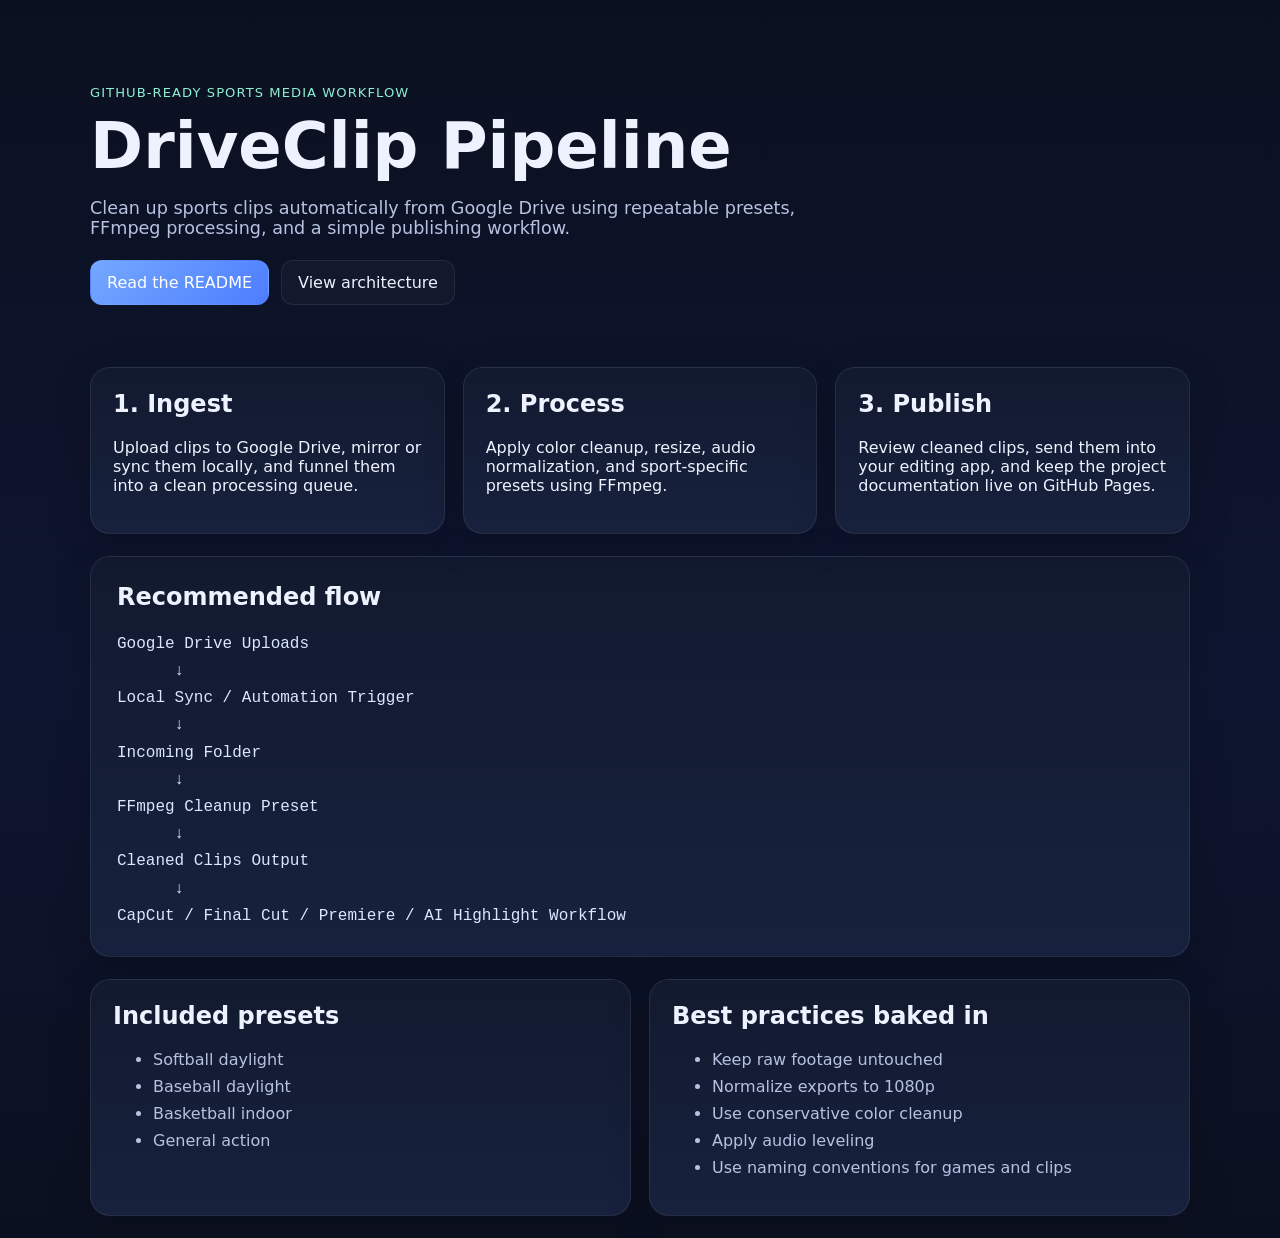
<file: docs/index.html>
<!DOCTYPE html>
<html lang="en">
<head>
  <meta charset="UTF-8" />
  <meta name="viewport" content="width=device-width, initial-scale=1.0" />
  <title>DriveClip Pipeline</title>
  <link rel="stylesheet" href="styles.css" />
</head>
<body>
  <header class="hero">
    <div class="wrap">
      <p class="eyebrow">GitHub-ready sports media workflow</p>
      <h1>DriveClip Pipeline</h1>
      <p class="lead">
        Clean up sports clips automatically from Google Drive using repeatable presets,
        FFmpeg processing, and a simple publishing workflow.
      </p>
      <div class="actions">
        <a class="button primary" href="../README.md">Read the README</a>
        <a class="button" href="architecture.html">View architecture</a>
      </div>
    </div>
  </header>

  <main class="wrap">
    <section class="grid three">
      <article class="card">
        <h2>1. Ingest</h2>
        <p>Upload clips to Google Drive, mirror or sync them locally, and funnel them into a clean processing queue.</p>
      </article>
      <article class="card">
        <h2>2. Process</h2>
        <p>Apply color cleanup, resize, audio normalization, and sport-specific presets using FFmpeg.</p>
      </article>
      <article class="card">
        <h2>3. Publish</h2>
        <p>Review cleaned clips, send them into your editing app, and keep the project documentation live on GitHub Pages.</p>
      </article>
    </section>

    <section class="card wide">
      <h2>Recommended flow</h2>
      <pre class="flow">Google Drive Uploads
      ↓
Local Sync / Automation Trigger
      ↓
Incoming Folder
      ↓
FFmpeg Cleanup Preset
      ↓
Cleaned Clips Output
      ↓
CapCut / Final Cut / Premiere / AI Highlight Workflow</pre>
    </section>

    <section class="grid two">
      <article class="card">
        <h2>Included presets</h2>
        <ul>
          <li>Softball daylight</li>
          <li>Baseball daylight</li>
          <li>Basketball indoor</li>
          <li>General action</li>
        </ul>
      </article>
      <article class="card">
        <h2>Best practices baked in</h2>
        <ul>
          <li>Keep raw footage untouched</li>
          <li>Normalize exports to 1080p</li>
          <li>Use conservative color cleanup</li>
          <li>Apply audio leveling</li>
          <li>Use naming conventions for games and clips</li>
        </ul>
      </article>
    </section>
  </main>
</body>
</html>
</file>
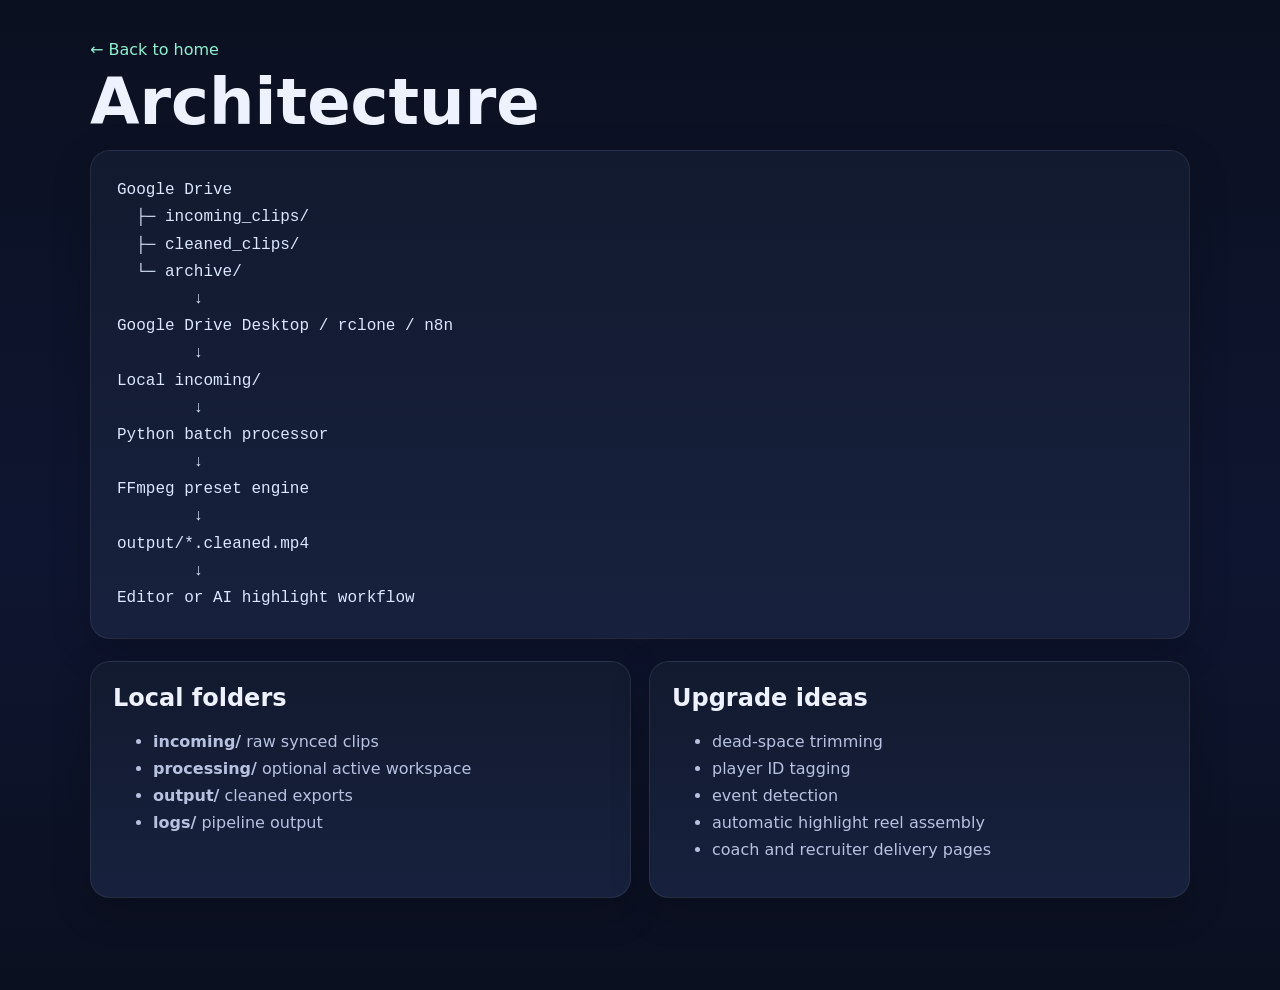
<file: docs/architecture.html>
<!DOCTYPE html>
<html lang="en">
<head>
  <meta charset="UTF-8" />
  <meta name="viewport" content="width=device-width, initial-scale=1.0" />
  <title>DriveClip Pipeline Architecture</title>
  <link rel="stylesheet" href="styles.css" />
</head>
<body>
  <main class="wrap page">
    <a href="index.html" class="back">← Back to home</a>
    <h1>Architecture</h1>
    <div class="card wide">
      <pre class="flow">Google Drive
  ├─ incoming_clips/
  ├─ cleaned_clips/
  └─ archive/
        ↓
Google Drive Desktop / rclone / n8n
        ↓
Local incoming/
        ↓
Python batch processor
        ↓
FFmpeg preset engine
        ↓
output/*.cleaned.mp4
        ↓
Editor or AI highlight workflow</pre>
    </div>

    <section class="grid two">
      <article class="card">
        <h2>Local folders</h2>
        <ul>
          <li><strong>incoming/</strong> raw synced clips</li>
          <li><strong>processing/</strong> optional active workspace</li>
          <li><strong>output/</strong> cleaned exports</li>
          <li><strong>logs/</strong> pipeline output</li>
        </ul>
      </article>
      <article class="card">
        <h2>Upgrade ideas</h2>
        <ul>
          <li>dead-space trimming</li>
          <li>player ID tagging</li>
          <li>event detection</li>
          <li>automatic highlight reel assembly</li>
          <li>coach and recruiter delivery pages</li>
        </ul>
      </article>
    </section>
  </main>
</body>
</html>
</file>
<file: docs/styles.css>
:root {
  --bg: #0b1020;
  --panel: #121a2f;
  --panel-2: #17213d;
  --text: #eef2ff;
  --muted: #b7c2e1;
  --accent: #75a8ff;
  --accent-2: #8ef0d0;
  --border: rgba(255,255,255,0.08);
}

* { box-sizing: border-box; }
body {
  margin: 0;
  font-family: Inter, ui-sans-serif, system-ui, -apple-system, BlinkMacSystemFont, "Segoe UI", sans-serif;
  background: linear-gradient(180deg, var(--bg), #0e1530 55%, #0b1020);
  color: var(--text);
}
.wrap {
  width: min(1100px, calc(100% - 32px));
  margin: 0 auto;
}
.hero {
  padding: 72px 0 40px;
}
.eyebrow {
  color: var(--accent-2);
  letter-spacing: 0.08em;
  text-transform: uppercase;
  font-size: 0.82rem;
}
h1 {
  font-size: clamp(2.2rem, 5vw, 4rem);
  line-height: 1.05;
  margin: 10px 0 14px;
}
.lead {
  font-size: 1.1rem;
  color: var(--muted);
  max-width: 720px;
}
.actions {
  display: flex;
  gap: 12px;
  margin-top: 22px;
  flex-wrap: wrap;
}
.button {
  display: inline-block;
  padding: 12px 16px;
  border-radius: 12px;
  border: 1px solid var(--border);
  color: var(--text);
  text-decoration: none;
  background: rgba(255,255,255,0.03);
}
.button.primary {
  background: linear-gradient(135deg, var(--accent), #4d7dff);
  color: #fff;
  border-color: transparent;
}
.grid {
  display: grid;
  gap: 18px;
  margin: 22px 0;
}
.grid.three { grid-template-columns: repeat(auto-fit, minmax(220px, 1fr)); }
.grid.two { grid-template-columns: repeat(auto-fit, minmax(280px, 1fr)); }
.card {
  background: linear-gradient(180deg, var(--panel), var(--panel-2));
  border: 1px solid var(--border);
  border-radius: 20px;
  padding: 22px;
  box-shadow: 0 12px 40px rgba(0,0,0,0.18);
}
.card.wide { padding: 26px; }
.card h2 { margin-top: 0; }
.flow {
  margin: 0;
  white-space: pre-wrap;
  font-family: ui-monospace, SFMono-Regular, Menlo, Consolas, monospace;
  color: #dbe7ff;
  line-height: 1.7;
}
.page { padding: 40px 0 70px; }
.back {
  color: var(--accent-2);
  text-decoration: none;
}
ul { color: var(--muted); }
li { margin: 8px 0; }
</file>
